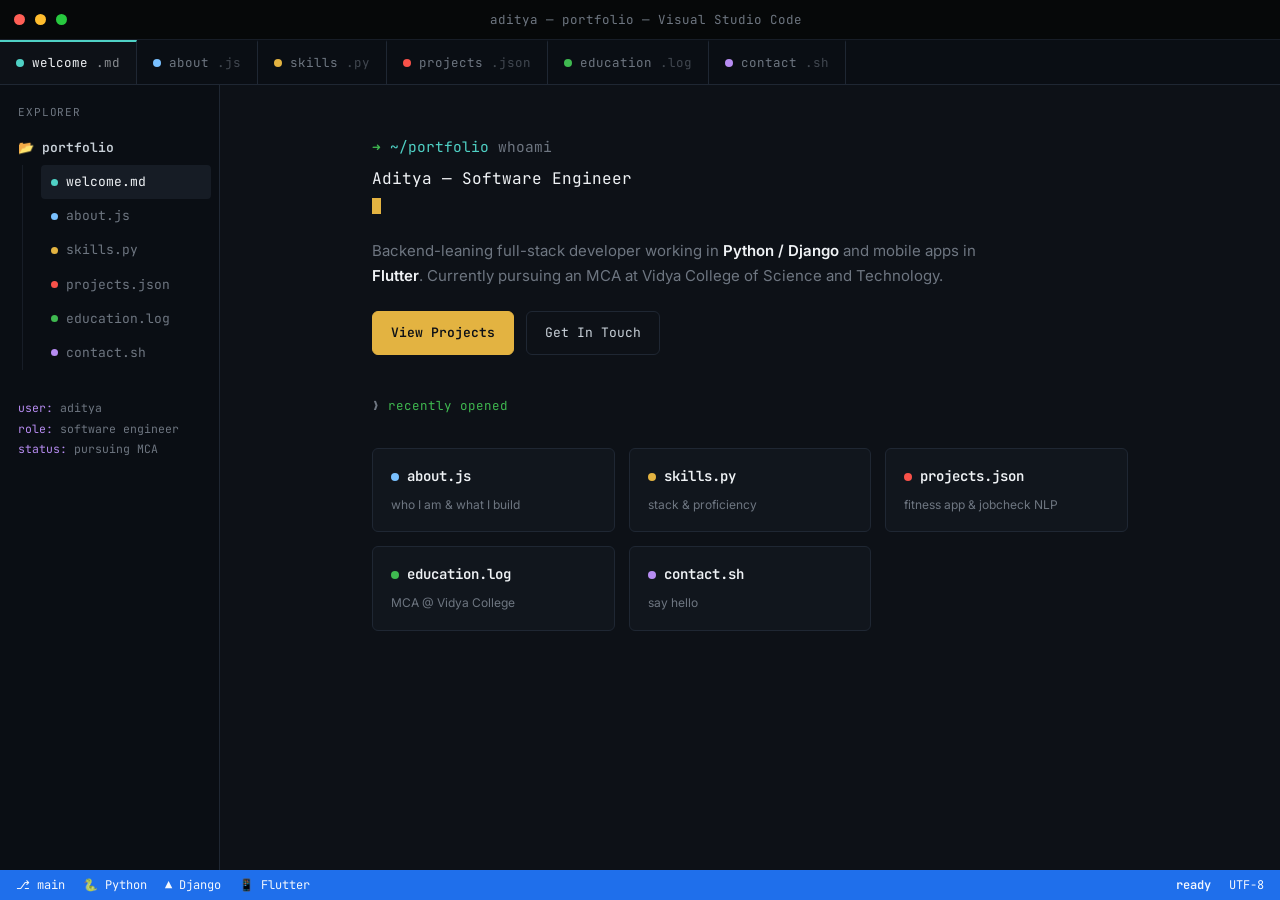
<file: index.html>
<!DOCTYPE html>
<html lang="en">
<head>
<meta charset="UTF-8">
<meta name="viewport" content="width=device-width, initial-scale=1.0">
<title>Aditya — Portfolio</title>
<link rel="stylesheet" href="style.css">
</head>
<body>

<div class="titlebar">
  <button class="sidebar-toggle" id="sidebarToggle">☰ files</button>
  <span class="tb-dot red"></span><span class="tb-dot yellow"></span><span class="tb-dot green"></span>
  <span class="tb-title">aditya — portfolio — Visual Studio Code</span>
  <span class="tb-spacer"></span>
</div>

<div class="tabbar">
  <a class="tab active" href="index.html" data-page="index.html"><span class="dot-icon" style="background:#4FD1C5"></span>welcome<span class="ext">.md</span></a>
  <a class="tab" href="about.html" data-page="about.html"><span class="dot-icon" style="background:#79C0FF"></span>about<span class="ext">.js</span></a>
  <a class="tab" href="skills.html" data-page="skills.html"><span class="dot-icon" style="background:#E3B341"></span>skills<span class="ext">.py</span></a>
  <a class="tab" href="projects.html" data-page="projects.html"><span class="dot-icon" style="background:#F85149"></span>projects<span class="ext">.json</span></a>
  <a class="tab" href="education.html" data-page="education.html"><span class="dot-icon" style="background:#3FB950"></span>education<span class="ext">.log</span></a>
  <a class="tab" href="contact.html" data-page="contact.html"><span class="dot-icon" style="background:#B78CF2"></span>contact<span class="ext">.sh</span></a>
</div>

<div class="body-shell">
  <aside class="sidebar" id="sidebar">
    <div class="sidebar-label">Explorer</div>
    <div class="tree-root">
      <div class="tree-folder">📂 portfolio</div>
      <div class="tree-files">
        <a class="tree-file active" href="index.html" data-page="index.html"><span class="dot-icon" style="background:#4FD1C5"></span>welcome.md</a>
        <a class="tree-file" href="about.html" data-page="about.html"><span class="dot-icon" style="background:#79C0FF"></span>about.js</a>
        <a class="tree-file" href="skills.html" data-page="skills.html"><span class="dot-icon" style="background:#E3B341"></span>skills.py</a>
        <a class="tree-file" href="projects.html" data-page="projects.html"><span class="dot-icon" style="background:#F85149"></span>projects.json</a>
        <a class="tree-file" href="education.html" data-page="education.html"><span class="dot-icon" style="background:#3FB950"></span>education.log</a>
        <a class="tree-file" href="contact.html" data-page="contact.html"><span class="dot-icon" style="background:#B78CF2"></span>contact.sh</a>
      </div>
    </div>
    <div class="sidebar-footer">
      <div><span class="k">user:</span> aditya</div>
      <div><span class="k">role:</span> software engineer</div>
      <div><span class="k">status:</span> pursuing MCA</div>
    </div>
  </aside>

  <main class="editor">
    <div class="editor-inner">

      <section class="hero">
        <div class="term-line"><span class="prompt">➜</span> <span class="path">~/portfolio</span> whoami</div>
        <div id="typed-out" data-text="Aditya — Software Engineer | MCA Student"></div><span class="cursor"></span>

        <p class="prose" style="margin-top:20px; color:var(--text-dim);">
          Backend-leaning full-stack developer working in <strong style="color:var(--text-bright)">Python / Django</strong>
          and mobile apps in <strong style="color:var(--text-bright)">Flutter</strong>. Currently pursuing an MCA at
          Vidya College of Science and Technology.
        </p>

        <div class="hero-sub" style="margin-top:22px; display:flex; gap:12px; flex-wrap:wrap;">
          <a href="projects.html" class="btn btn-primary">View Projects</a>
          <a href="contact.html" class="btn btn-ghost">Get In Touch</a>
        </div>
      </section>

      <div class="eyebrow" style="margin-top:40px;">recently opened</div>
      <div class="quick-links">
        <a class="quick-card" href="about.html">
          <div class="qc-top"><span class="dot-icon" style="background:#79C0FF;width:8px;height:8px;border-radius:50%;display:inline-block;"></span><span class="qc-title">about.js</span></div>
          <div class="qc-desc">who I am &amp; what I build</div>
        </a>
        <a class="quick-card" href="skills.html">
          <div class="qc-top"><span class="dot-icon" style="background:#E3B341;width:8px;height:8px;border-radius:50%;display:inline-block;"></span><span class="qc-title">skills.py</span></div>
          <div class="qc-desc">stack &amp; proficiency</div>
        </a>
        <a class="quick-card" href="projects.html">
          <div class="qc-top"><span class="dot-icon" style="background:#F85149;width:8px;height:8px;border-radius:50%;display:inline-block;"></span><span class="qc-title">projects.json</span></div>
          <div class="qc-desc">fitness app &amp; jobcheck NLP</div>
        </a>
        <a class="quick-card" href="education.html">
          <div class="qc-top"><span class="dot-icon" style="background:#3FB950;width:8px;height:8px;border-radius:50%;display:inline-block;"></span><span class="qc-title">education.log</span></div>
          <div class="qc-desc">MCA @ Vidya College</div>
        </a>
        <a class="quick-card" href="contact.html">
          <div class="qc-top"><span class="dot-icon" style="background:#B78CF2;width:8px;height:8px;border-radius:50%;display:inline-block;"></span><span class="qc-title">contact.sh</span></div>
          <div class="qc-desc">say hello</div>
        </a>
      </div>

    </div>
  </main>
</div>

<div class="statusbar">
  <span class="sb-item">⎇ main</span>
  <span class="sb-item">🐍 Python</span>
  <span class="sb-item">▲ Django</span>
  <span class="sb-item">📱 Flutter</span>
  <span class="sb-item sb-spacer" id="sb-msg">ready</span>
  <span class="sb-item">UTF-8</span>
</div>

<script src="script.js"></script>
</body>
</html>
</file>
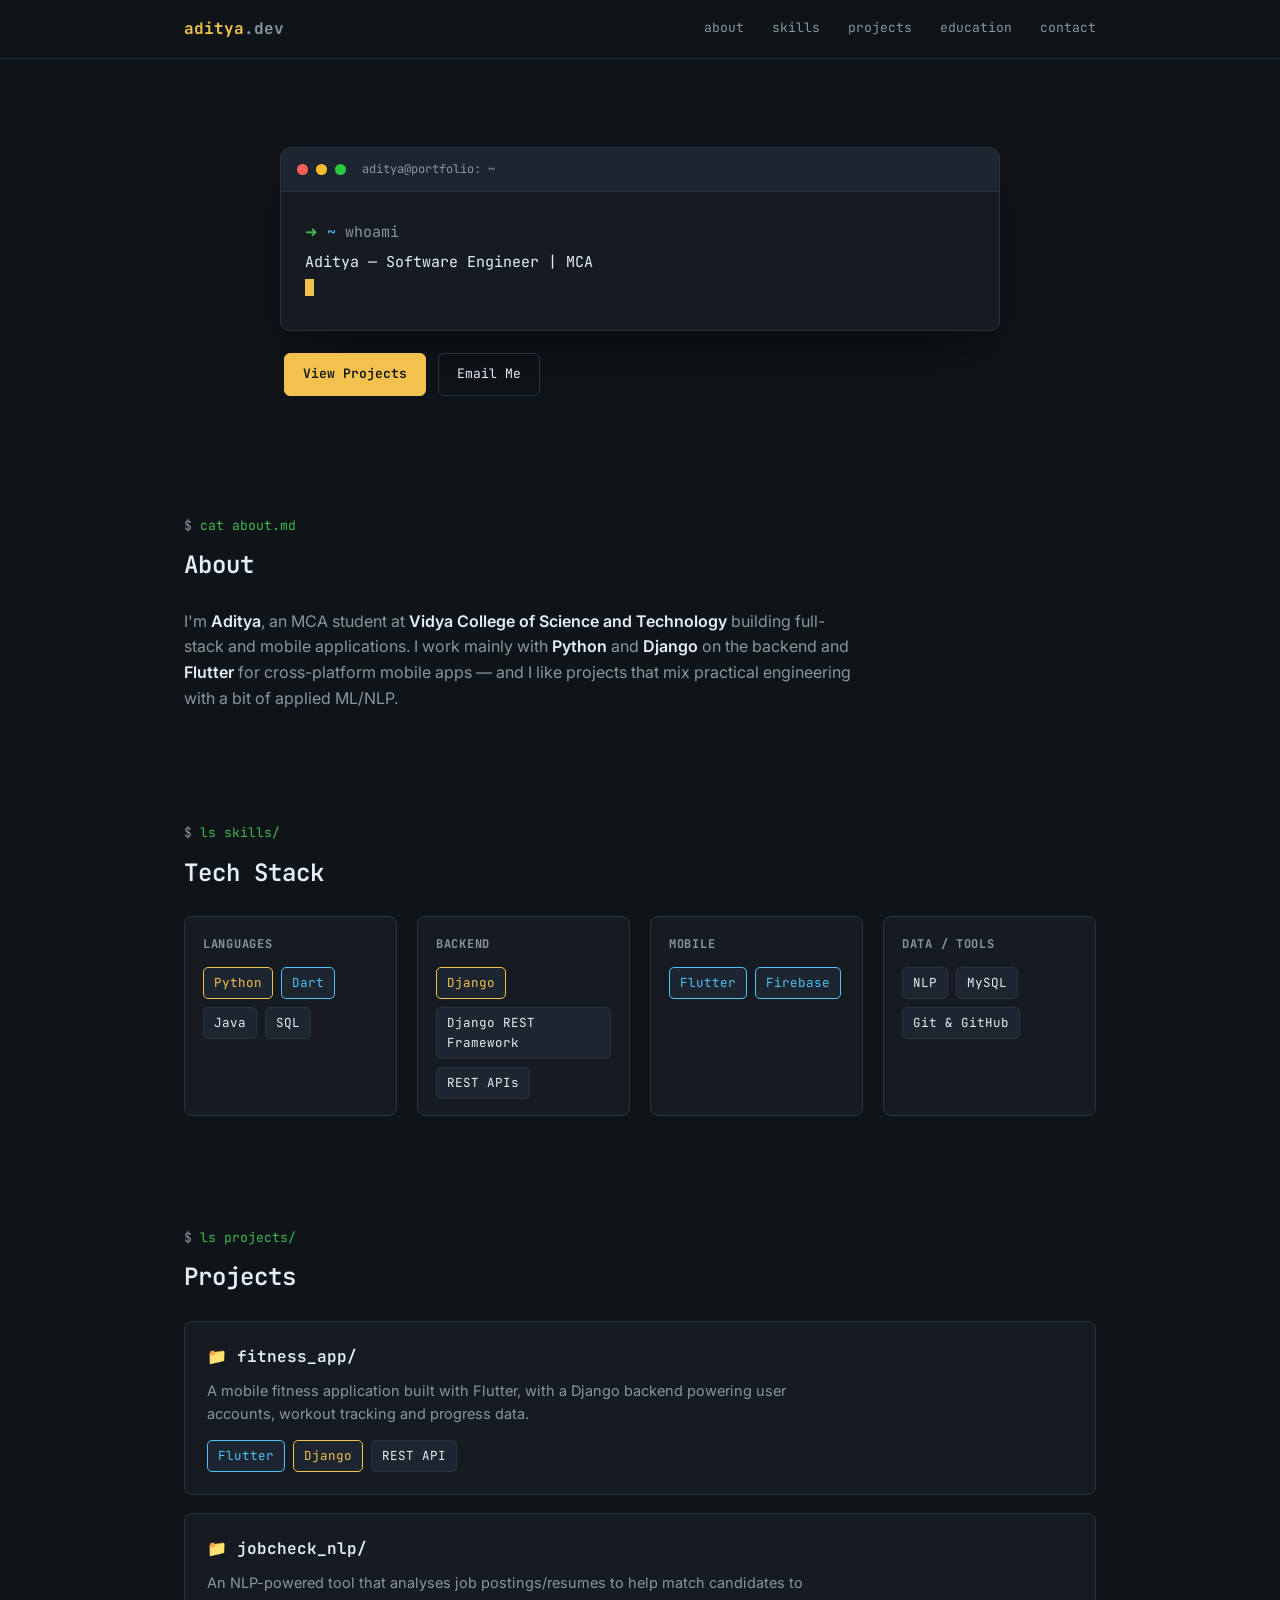
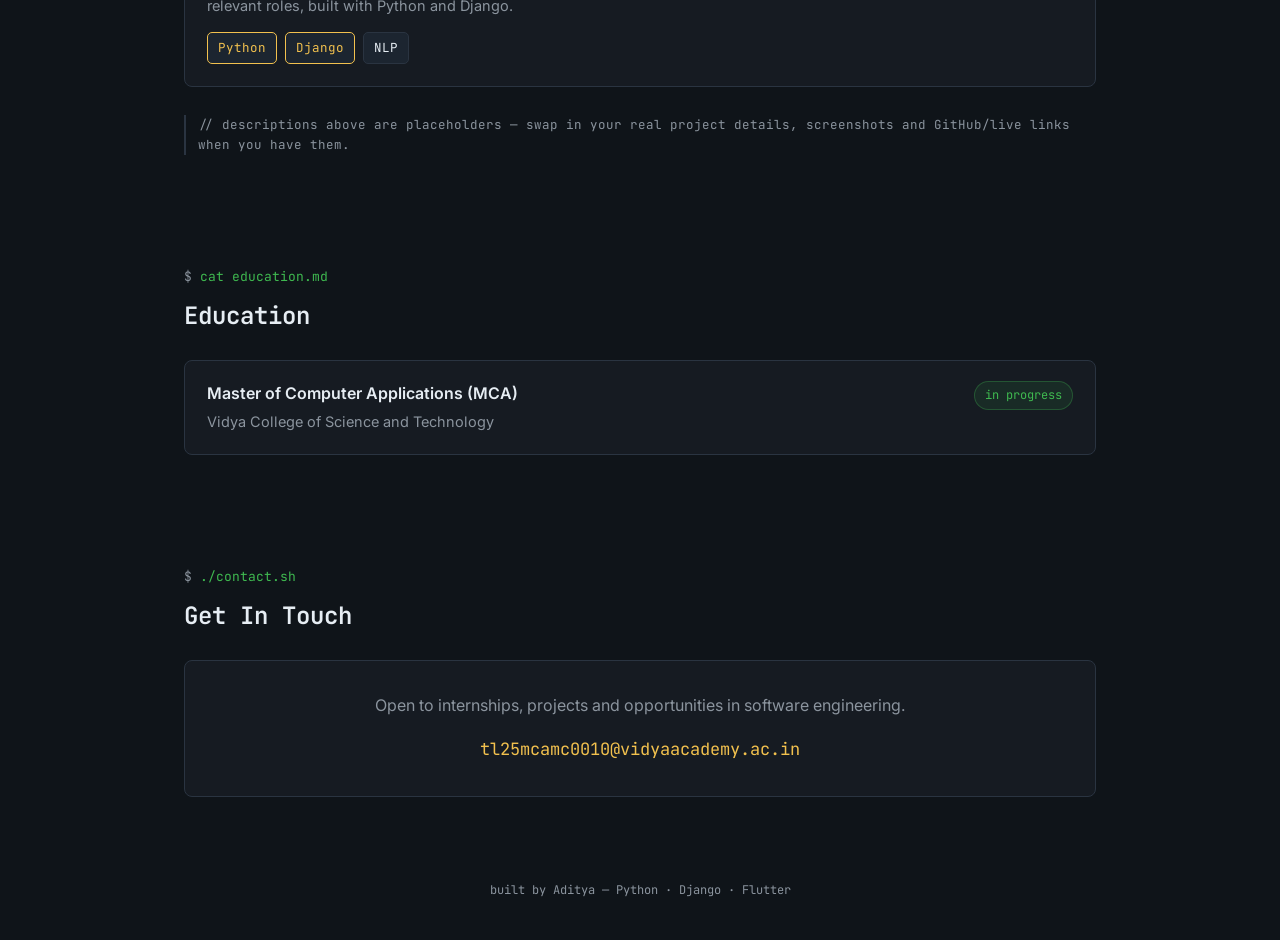
<file: Index.html>
<!DOCTYPE html>
<html lang="en">
<head>
<meta charset="UTF-8">
<meta name="viewport" content="width=device-width, initial-scale=1.0">
<title>Aditya — Software Engineer</title>
<link rel="preconnect" href="https://fonts.googleapis.com">
<link href="https://fonts.googleapis.com/css2?family=JetBrains+Mono:wght@400;500;600;700&family=Inter:wght@400;500;600;700;800&display=swap" rel="stylesheet">
<style>
  :root{
    --bg: #0F1419;
    --surface: #161B22;
    --surface-2: #1C2530;
    --border: #2A3441;
    --text: #E6EDF3;
    --text-muted: #8B949E;
    --amber: #F2C14E;
    --cyan: #4FC3F7;
    --green: #3FB950;
    --mono: 'JetBrains Mono', monospace;
    --sans: 'Inter', sans-serif;
  }

  *{ margin:0; padding:0; box-sizing:border-box; }

  html{ scroll-behavior:smooth; }

  body{
    background:var(--bg);
    color:var(--text);
    font-family:var(--sans);
    line-height:1.6;
    -webkit-font-smoothing:antialiased;
  }

  a{ color:inherit; text-decoration:none; }

  ::selection{ background:var(--amber); color:#0F1419; }

  .wrap{
    max-width:960px;
    margin:0 auto;
    padding:0 24px;
  }

  /* ---------- NAV ---------- */
  header{
    position:sticky;
    top:0;
    z-index:50;
    background:rgba(15,20,25,0.85);
    backdrop-filter:blur(10px);
    border-bottom:1px solid var(--border);
  }
  nav{
    display:flex;
    align-items:center;
    justify-content:space-between;
    padding:16px 24px;
    max-width:960px;
    margin:0 auto;
  }
  .logo{
    font-family:var(--mono);
    font-weight:700;
    font-size:16px;
    color:var(--amber);
  }
  .logo span{ color:var(--text-muted); }
  .nav-links{
    display:flex;
    gap:28px;
    font-family:var(--mono);
    font-size:13px;
    color:var(--text-muted);
  }
  .nav-links a{ transition:color .15s ease; }
  .nav-links a:hover{ color:var(--cyan); }
  .nav-links a:focus-visible{ outline:2px solid var(--cyan); outline-offset:4px; border-radius:2px; }

  @media(max-width:640px){
    .nav-links{ display:none; }
  }

  /* ---------- HERO / TERMINAL ---------- */
  .hero{
    padding:88px 24px 64px;
  }
  .terminal{
    max-width:720px;
    margin:0 auto;
    background:var(--surface);
    border:1px solid var(--border);
    border-radius:10px;
    overflow:hidden;
    box-shadow:0 24px 60px -20px rgba(0,0,0,0.6);
  }
  .term-bar{
    display:flex;
    align-items:center;
    gap:8px;
    padding:12px 16px;
    background:var(--surface-2);
    border-bottom:1px solid var(--border);
  }
  .dot{ width:11px; height:11px; border-radius:50%; }
  .dot.red{ background:#ff5f56; }
  .dot.yellow{ background:#ffbd2e; }
  .dot.green{ background:#27c93f; }
  .term-title{
    margin-left:8px;
    font-family:var(--mono);
    font-size:12px;
    color:var(--text-muted);
  }
  .term-body{
    padding:28px 24px 32px;
    font-family:var(--mono);
    font-size:15px;
  }
  .term-line{ color:var(--text-muted); margin-bottom:6px; }
  .term-line .prompt{ color:var(--green); }
  .term-line .path{ color:var(--cyan); }
  #typed-out{ color:var(--text); white-space:pre-wrap; }
  .cursor{
    display:inline-block;
    width:9px;
    height:1.1em;
    background:var(--amber);
    vertical-align:text-bottom;
    animation:blink 1s step-end infinite;
  }
  @keyframes blink{ 50%{ opacity:0; } }

  .hero-sub{
    max-width:720px;
    margin:22px auto 0;
    padding:0 4px;
    display:flex;
    gap:12px;
    flex-wrap:wrap;
  }
  .btn{
    font-family:var(--mono);
    font-size:13px;
    padding:10px 18px;
    border-radius:6px;
    border:1px solid var(--border);
    transition:all .15s ease;
  }
  .btn-primary{
    background:var(--amber);
    color:#0F1419;
    border-color:var(--amber);
    font-weight:600;
  }
  .btn-primary:hover{ background:#ffd06b; }
  .btn-ghost{ color:var(--text); }
  .btn-ghost:hover{ border-color:var(--cyan); color:var(--cyan); }
  .btn:focus-visible{ outline:2px solid var(--cyan); outline-offset:2px; }

  /* ---------- SECTIONS ---------- */
  section{ padding:56px 24px; }
  .eyebrow{
    font-family:var(--mono);
    font-size:13px;
    color:var(--green);
    margin-bottom:10px;
  }
  .eyebrow::before{ content:"$ "; color:var(--text-muted); }
  h2{
    font-family:var(--mono);
    font-size:24px;
    font-weight:600;
    margin-bottom:24px;
    color:var(--text);
  }

  .about-text{
    max-width:680px;
    color:var(--text-muted);
    font-size:16px;
  }
  .about-text strong{ color:var(--text); font-weight:600; }

  /* ---------- SKILLS ---------- */
  .skill-groups{
    display:grid;
    grid-template-columns:repeat(auto-fit, minmax(200px,1fr));
    gap:20px;
  }
  .skill-group{
    background:var(--surface);
    border:1px solid var(--border);
    border-radius:8px;
    padding:18px 18px 16px;
  }
  .skill-group h3{
    font-family:var(--mono);
    font-size:12px;
    text-transform:uppercase;
    letter-spacing:.06em;
    color:var(--text-muted);
    margin-bottom:12px;
  }
  .pill-row{ display:flex; flex-wrap:wrap; gap:8px; }
  .pill{
    font-family:var(--mono);
    font-size:12.5px;
    padding:5px 10px;
    border-radius:5px;
    background:var(--surface-2);
    border:1px solid var(--border);
    color:var(--text);
  }
  .pill.core{ border-color:var(--amber); color:var(--amber); }
  .pill.mobile{ border-color:var(--cyan); color:var(--cyan); }

  /* ---------- PROJECTS ---------- */
  .projects{ display:flex; flex-direction:column; gap:18px; }
  .project-card{
    background:var(--surface);
    border:1px solid var(--border);
    border-radius:8px;
    padding:22px;
    transition:border-color .15s ease, transform .15s ease;
  }
  .project-card:hover{ border-color:var(--cyan); transform:translateY(-2px); }
  .project-head{
    display:flex;
    align-items:baseline;
    gap:10px;
    margin-bottom:10px;
    font-family:var(--mono);
  }
  .folder-icon{ color:var(--amber); }
  .project-name{ font-size:16px; font-weight:600; color:var(--text); }
  .project-desc{ color:var(--text-muted); font-size:14.5px; margin-bottom:14px; max-width:620px; }
  .tech-row{ display:flex; flex-wrap:wrap; gap:8px; }
  .note{
    margin-top:28px;
    font-family:var(--mono);
    font-size:12.5px;
    color:var(--text-muted);
    border-left:2px solid var(--border);
    padding-left:12px;
  }

  /* ---------- EDUCATION ---------- */
  .edu-card{
    background:var(--surface);
    border:1px solid var(--border);
    border-radius:8px;
    padding:20px 22px;
    display:flex;
    justify-content:space-between;
    align-items:flex-start;
    gap:16px;
    flex-wrap:wrap;
  }
  .edu-degree{ font-weight:600; font-size:16px; }
  .edu-school{ color:var(--text-muted); font-size:14.5px; margin-top:4px; }
  .edu-status{
    font-family:var(--mono);
    font-size:12px;
    color:var(--green);
    background:rgba(63,185,80,0.1);
    border:1px solid rgba(63,185,80,0.3);
    padding:4px 10px;
    border-radius:20px;
    white-space:nowrap;
  }

  /* ---------- CONTACT ---------- */
  .contact-box{
    background:var(--surface);
    border:1px solid var(--border);
    border-radius:8px;
    padding:32px;
    text-align:center;
  }
  .contact-box p{ color:var(--text-muted); margin-bottom:18px; }
  .email-link{
    font-family:var(--mono);
    font-size:17px;
    color:var(--amber);
    border-bottom:1px solid transparent;
  }
  .email-link:hover{ border-color:var(--amber); }

  footer{
    text-align:center;
    padding:28px 24px 40px;
    font-family:var(--mono);
    font-size:12px;
    color:var(--text-muted);
  }

  @media (prefers-reduced-motion: reduce){
    .cursor{ animation:none; }
    html{ scroll-behavior:auto; }
  }
</style>
</head>
<body>

<header>
  <nav>
    <div class="logo">aditya<span>.dev</span></div>
    <div class="nav-links">
      <a href="#about">about</a>
      <a href="#skills">skills</a>
      <a href="#projects">projects</a>
      <a href="#education">education</a>
      <a href="#contact">contact</a>
    </div>
  </nav>
</header>

<section class="hero">
  <div class="terminal">
    <div class="term-bar">
      <span class="dot red"></span><span class="dot yellow"></span><span class="dot green"></span>
      <span class="term-title">aditya@portfolio: ~</span>
    </div>
    <div class="term-body">
      <div class="term-line"><span class="prompt">➜</span> <span class="path">~</span> whoami</div>
      <div id="typed-out"></div><span class="cursor"></span>
    </div>
  </div>
  <div class="hero-sub">
    <a href="#projects" class="btn btn-primary">View Projects</a>
    <a href="mailto:tl25mcamc0010@vidyaacademy.ac.in" class="btn btn-ghost">Email Me</a>
  </div>
</section>

<section id="about">
  <div class="wrap">
    <div class="eyebrow">cat about.md</div>
    <h2>About</h2>
    <p class="about-text">
      I'm <strong>Aditya</strong>, an MCA student at <strong>Vidya College of Science and Technology</strong>
      building full-stack and mobile applications. I work mainly with <strong>Python</strong> and
      <strong>Django</strong> on the backend and <strong>Flutter</strong> for cross-platform mobile apps —
      and I like projects that mix practical engineering with a bit of applied ML/NLP.
    </p>
  </div>
</section>

<section id="skills">
  <div class="wrap">
    <div class="eyebrow">ls skills/</div>
    <h2>Tech Stack</h2>
    <div class="skill-groups">
      <div class="skill-group">
        <h3>Languages</h3>
        <div class="pill-row">
          <span class="pill core">Python</span>
          <span class="pill mobile">Dart</span>
          <span class="pill">Java</span>
          <span class="pill">SQL</span>
        </div>
      </div>
      <div class="skill-group">
        <h3>Backend</h3>
        <div class="pill-row">
          <span class="pill core">Django</span>
          <span class="pill">Django REST Framework</span>
          <span class="pill">REST APIs</span>
        </div>
      </div>
      <div class="skill-group">
        <h3>Mobile</h3>
        <div class="pill-row">
          <span class="pill mobile">Flutter</span>
          <span class="pill mobile">Firebase</span>
        </div>
      </div>
      <div class="skill-group">
        <h3>Data / Tools</h3>
        <div class="pill-row">
          <span class="pill">NLP</span>
          <span class="pill">MySQL</span>
          <span class="pill">Git &amp; GitHub</span>
        </div>
      </div>
    </div>
  </div>
</section>

<section id="projects">
  <div class="wrap">
    <div class="eyebrow">ls projects/</div>
    <h2>Projects</h2>
    <div class="projects">

      <div class="project-card">
        <div class="project-head">
          <span class="folder-icon">📁</span>
          <span class="project-name">fitness_app/</span>
        </div>
        <p class="project-desc">
          A mobile fitness application built with Flutter, with a Django backend powering user
          accounts, workout tracking and progress data.
        </p>
        <div class="tech-row">
          <span class="pill mobile">Flutter</span>
          <span class="pill core">Django</span>
          <span class="pill">REST API</span>
        </div>
      </div>

      <div class="project-card">
        <div class="project-head">
          <span class="folder-icon">📁</span>
          <span class="project-name">jobcheck_nlp/</span>
        </div>
        <p class="project-desc">
          An NLP-powered tool that analyses job postings/resumes to help match candidates to
          relevant roles, built with Python and Django.
        </p>
        <div class="tech-row">
          <span class="pill core">Python</span>
          <span class="pill core">Django</span>
          <span class="pill">NLP</span>
        </div>
      </div>

    </div>
    <p class="note">
      // descriptions above are placeholders — swap in your real project details, screenshots
      and GitHub/live links when you have them.
    </p>
  </div>
</section>

<section id="education">
  <div class="wrap">
    <div class="eyebrow">cat education.md</div>
    <h2>Education</h2>
    <div class="edu-card">
      <div>
        <div class="edu-degree">Master of Computer Applications (MCA)</div>
        <div class="edu-school">Vidya College of Science and Technology</div>
      </div>
      <span class="edu-status">in progress</span>
    </div>
  </div>
</section>

<section id="contact">
  <div class="wrap">
    <div class="eyebrow">./contact.sh</div>
    <h2>Get In Touch</h2>
    <div class="contact-box">
      <p>Open to internships, projects and opportunities in software engineering.</p>
      <a class="email-link" href="mailto:tl25mcamc0010@vidyaacademy.ac.in">tl25mcamc0010@vidyaacademy.ac.in</a>
    </div>
  </div>
</section>

<footer>
  built by Aditya — Python · Django · Flutter
</footer>

<script>
  const text = "Aditya — Software Engineer | MCA Student";
  const el = document.getElementById('typed-out');
  const reduceMotion = window.matchMedia('(prefers-reduced-motion: reduce)').matches;

  if(reduceMotion){
    el.textContent = text;
  } else {
    let i = 0;
    function typeChar(){
      if(i < text.length){
        el.textContent += text.charAt(i);
        i++;
        setTimeout(typeChar, 45);
      }
    }
    typeChar();
  }
</script>

</body>
</html>
</file>
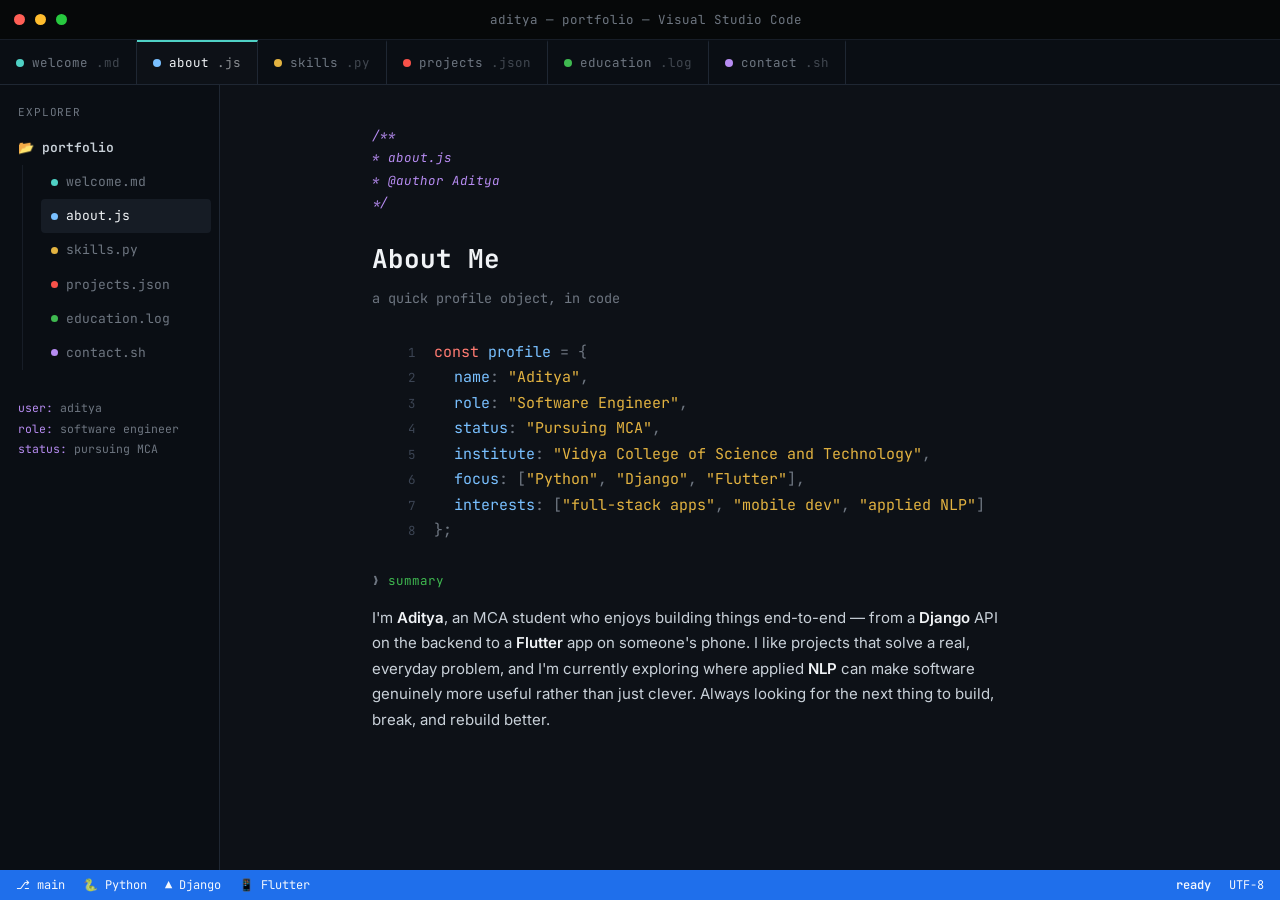
<file: About.html>
<!DOCTYPE html>
<html lang="en">
<head>
<meta charset="UTF-8">
<meta name="viewport" content="width=device-width, initial-scale=1.0">
<title>About — Aditya</title>
<link rel="stylesheet" href="style.css">
</head>
<body>

<div class="titlebar">
  <button class="sidebar-toggle" id="sidebarToggle">☰ files</button>
  <span class="tb-dot red"></span><span class="tb-dot yellow"></span><span class="tb-dot green"></span>
  <span class="tb-title">aditya — portfolio — Visual Studio Code</span>
  <span class="tb-spacer"></span>
</div>

<div class="tabbar">
  <a class="tab" href="index.html" data-page="index.html"><span class="dot-icon" style="background:#4FD1C5"></span>welcome<span class="ext">.md</span></a>
  <a class="tab active" href="about.html" data-page="about.html"><span class="dot-icon" style="background:#79C0FF"></span>about<span class="ext">.js</span></a>
  <a class="tab" href="skills.html" data-page="skills.html"><span class="dot-icon" style="background:#E3B341"></span>skills<span class="ext">.py</span></a>
  <a class="tab" href="projects.html" data-page="projects.html"><span class="dot-icon" style="background:#F85149"></span>projects<span class="ext">.json</span></a>
  <a class="tab" href="education.html" data-page="education.html"><span class="dot-icon" style="background:#3FB950"></span>education<span class="ext">.log</span></a>
  <a class="tab" href="contact.html" data-page="contact.html"><span class="dot-icon" style="background:#B78CF2"></span>contact<span class="ext">.sh</span></a>
</div>

<div class="body-shell">
  <aside class="sidebar" id="sidebar">
    <div class="sidebar-label">Explorer</div>
    <div class="tree-root">
      <div class="tree-folder">📂 portfolio</div>
      <div class="tree-files">
        <a class="tree-file" href="index.html" data-page="index.html"><span class="dot-icon" style="background:#4FD1C5"></span>welcome.md</a>
        <a class="tree-file active" href="about.html" data-page="about.html"><span class="dot-icon" style="background:#79C0FF"></span>about.js</a>
        <a class="tree-file" href="skills.html" data-page="skills.html"><span class="dot-icon" style="background:#E3B341"></span>skills.py</a>
        <a class="tree-file" href="projects.html" data-page="projects.html"><span class="dot-icon" style="background:#F85149"></span>projects.json</a>
        <a class="tree-file" href="education.html" data-page="education.html"><span class="dot-icon" style="background:#3FB950"></span>education.log</a>
        <a class="tree-file" href="contact.html" data-page="contact.html"><span class="dot-icon" style="background:#B78CF2"></span>contact.sh</a>
      </div>
    </div>
    <div class="sidebar-footer">
      <div><span class="k">user:</span> aditya</div>
      <div><span class="k">role:</span> software engineer</div>
      <div><span class="k">status:</span> pursuing MCA</div>
    </div>
  </aside>

  <main class="editor">
    <div class="editor-inner">

      <div class="file-comment">
        <span class="cm">/**</span><br>
        <span class="cm"> * about.js</span><br>
        <span class="cm"> * @author Aditya</span><br>
        <span class="cm"> */</span>
      </div>

      <h1 class="page-title">About Me</h1>
      <p class="page-sub">a quick profile object, in code</p>

      <div class="code-block">
        <div class="line"><div class="code"><span class="kw">const</span> <span class="prop">profile</span> <span class="punct">= {</span></div></div>
        <div class="line"><div class="code" style="padding-left:20px;"><span class="prop">name</span><span class="punct">:</span> <span class="str">"Aditya"</span><span class="punct">,</span></div></div>
        <div class="line"><div class="code" style="padding-left:20px;"><span class="prop">role</span><span class="punct">:</span> <span class="str">"Software Engineer"</span><span class="punct">,</span></div></div>
        <div class="line"><div class="code" style="padding-left:20px;"><span class="prop">status</span><span class="punct">:</span> <span class="str">"Pursuing MCA"</span><span class="punct">,</span></div></div>
        <div class="line"><div class="code" style="padding-left:20px;"><span class="prop">institute</span><span class="punct">:</span> <span class="str">"Vidya College of Science and Technology"</span><span class="punct">,</span></div></div>
        <div class="line"><div class="code" style="padding-left:20px;"><span class="prop">focus</span><span class="punct">:</span> <span class="punct">[</span><span class="str">"Python"</span><span class="punct">,</span> <span class="str">"Django"</span><span class="punct">,</span> <span class="str">"Flutter"</span><span class="punct">]</span><span class="punct">,</span></div></div>
        <div class="line"><div class="code" style="padding-left:20px;"><span class="prop">interests</span><span class="punct">:</span> <span class="punct">[</span><span class="str">"full-stack apps"</span><span class="punct">,</span> <span class="str">"mobile dev"</span><span class="punct">,</span> <span class="str">"applied NLP"</span><span class="punct">]</span></div></div>
        <div class="line"><div class="code"><span class="punct">};</span></div></div>
      </div>

      <div class="eyebrow">summary</div>
      <p class="prose">
        I'm <strong>Aditya</strong>, an MCA student who enjoys building things end-to-end — from a
        <strong>Django</strong> API on the backend to a <strong>Flutter</strong> app on someone's phone.
        I like projects that solve a real, everyday problem, and I'm currently exploring where
        applied <strong>NLP</strong> can make software genuinely more useful rather than just clever.
        Always looking for the next thing to build, break, and rebuild better.
      </p>

    </div>
  </main>
</div>

<div class="statusbar">
  <span class="sb-item">⎇ main</span>
  <span class="sb-item">🐍 Python</span>
  <span class="sb-item">▲ Django</span>
  <span class="sb-item">📱 Flutter</span>
  <span class="sb-item sb-spacer" id="sb-msg">ready</span>
  <span class="sb-item">UTF-8</span>
</div>

<script src="script.js"></script>
</body>
</html>
</file>
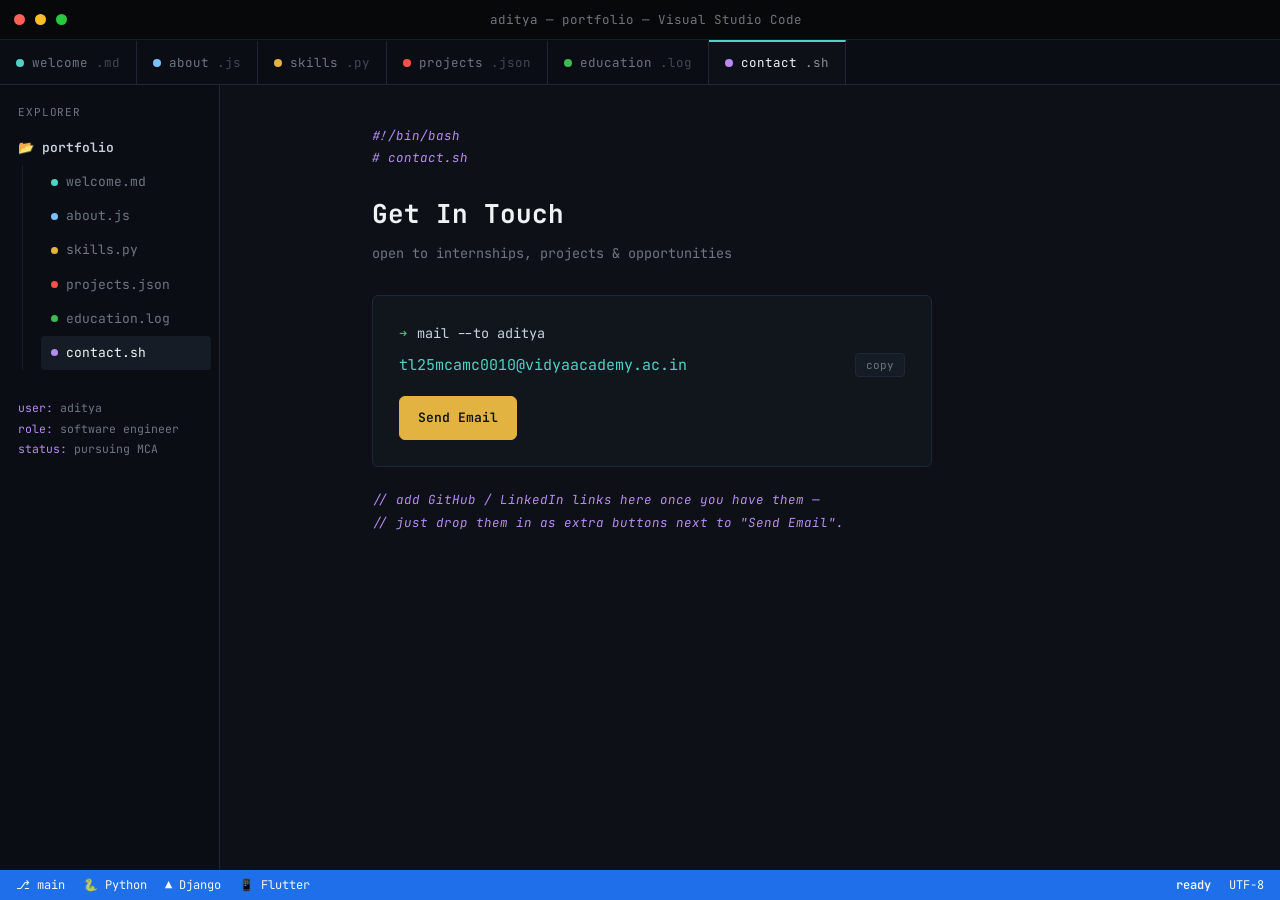
<file: Contact.html>
<!DOCTYPE html>
<html lang="en">
<head>
<meta charset="UTF-8">
<meta name="viewport" content="width=device-width, initial-scale=1.0">
<title>Contact — Aditya</title>
<link rel="stylesheet" href="style.css">
</head>
<body>

<div class="titlebar">
  <button class="sidebar-toggle" id="sidebarToggle">☰ files</button>
  <span class="tb-dot red"></span><span class="tb-dot yellow"></span><span class="tb-dot green"></span>
  <span class="tb-title">aditya — portfolio — Visual Studio Code</span>
  <span class="tb-spacer"></span>
</div>

<div class="tabbar">
  <a class="tab" href="index.html" data-page="index.html"><span class="dot-icon" style="background:#4FD1C5"></span>welcome<span class="ext">.md</span></a>
  <a class="tab" href="about.html" data-page="about.html"><span class="dot-icon" style="background:#79C0FF"></span>about<span class="ext">.js</span></a>
  <a class="tab" href="skills.html" data-page="skills.html"><span class="dot-icon" style="background:#E3B341"></span>skills<span class="ext">.py</span></a>
  <a class="tab" href="projects.html" data-page="projects.html"><span class="dot-icon" style="background:#F85149"></span>projects<span class="ext">.json</span></a>
  <a class="tab" href="education.html" data-page="education.html"><span class="dot-icon" style="background:#3FB950"></span>education<span class="ext">.log</span></a>
  <a class="tab active" href="contact.html" data-page="contact.html"><span class="dot-icon" style="background:#B78CF2"></span>contact<span class="ext">.sh</span></a>
</div>

<div class="body-shell">
  <aside class="sidebar" id="sidebar">
    <div class="sidebar-label">Explorer</div>
    <div class="tree-root">
      <div class="tree-folder">📂 portfolio</div>
      <div class="tree-files">
        <a class="tree-file" href="index.html" data-page="index.html"><span class="dot-icon" style="background:#4FD1C5"></span>welcome.md</a>
        <a class="tree-file" href="about.html" data-page="about.html"><span class="dot-icon" style="background:#79C0FF"></span>about.js</a>
        <a class="tree-file" href="skills.html" data-page="skills.html"><span class="dot-icon" style="background:#E3B341"></span>skills.py</a>
        <a class="tree-file" href="projects.html" data-page="projects.html"><span class="dot-icon" style="background:#F85149"></span>projects.json</a>
        <a class="tree-file" href="education.html" data-page="education.html"><span class="dot-icon" style="background:#3FB950"></span>education.log</a>
        <a class="tree-file active" href="contact.html" data-page="contact.html"><span class="dot-icon" style="background:#B78CF2"></span>contact.sh</a>
      </div>
    </div>
    <div class="sidebar-footer">
      <div><span class="k">user:</span> aditya</div>
      <div><span class="k">role:</span> software engineer</div>
      <div><span class="k">status:</span> pursuing MCA</div>
    </div>
  </aside>

  <main class="editor">
    <div class="editor-inner">

      <div class="file-comment">
        <span class="cm">#!/bin/bash</span><br>
        <span class="cm"># contact.sh</span>
      </div>

      <h1 class="page-title">Get In Touch</h1>
      <p class="page-sub">open to internships, projects &amp; opportunities</p>

      <div class="contact-box">
        <div class="cmd-line">
          <span class="prompt">➜</span> <span>mail --to aditya</span>
        </div>
        <div class="cmd-line" style="margin-bottom:18px;">
          <span class="fn" style="font-size:15px;">tl25mcamc0010@vidyaacademy.ac.in</span>
          <button class="copy-btn" id="copyEmailBtn" data-email="tl25mcamc0010@vidyaacademy.ac.in">copy</button>
        </div>
        <a href="mailto:tl25mcamc0010@vidyaacademy.ac.in" class="btn btn-primary">Send Email</a>
      </div>

      <div class="file-comment" style="margin-top:22px;">
        <span class="cm">// add GitHub / LinkedIn links here once you have them —</span><br>
        <span class="cm">// just drop them in as extra buttons next to "Send Email".</span>
      </div>

    </div>
  </main>
</div>

<div class="statusbar">
  <span class="sb-item">⎇ main</span>
  <span class="sb-item">🐍 Python</span>
  <span class="sb-item">▲ Django</span>
  <span class="sb-item">📱 Flutter</span>
  <span class="sb-item sb-spacer" id="sb-msg">ready</span>
  <span class="sb-item">UTF-8</span>
</div>

<script src="script.js"></script>
</body>
</html>
</file>
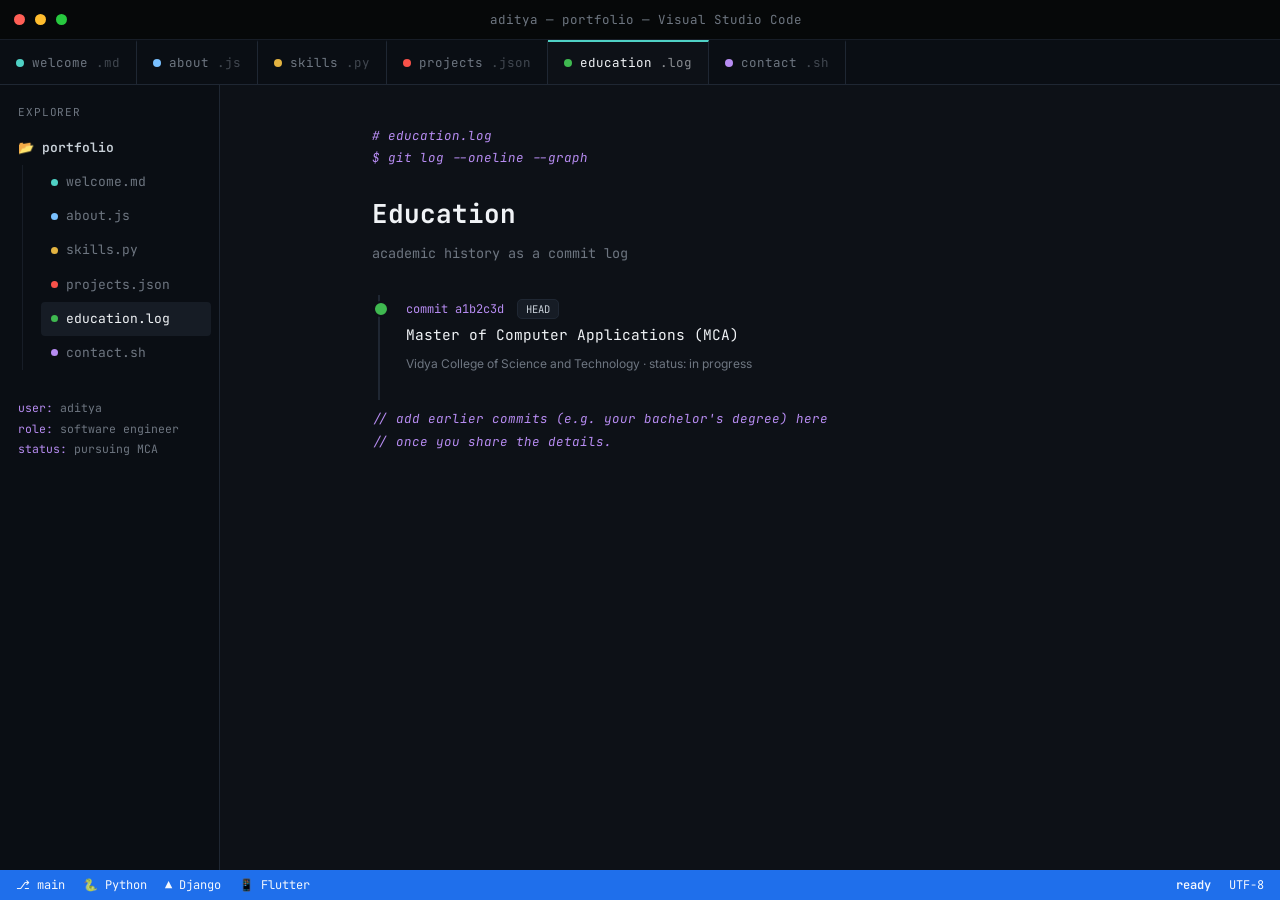
<file: Education.html>
<!DOCTYPE html>
<html lang="en">
<head>
<meta charset="UTF-8">
<meta name="viewport" content="width=device-width, initial-scale=1.0">
<title>Education — Aditya</title>
<link rel="stylesheet" href="style.css">
</head>
<body>

<div class="titlebar">
  <button class="sidebar-toggle" id="sidebarToggle">☰ files</button>
  <span class="tb-dot red"></span><span class="tb-dot yellow"></span><span class="tb-dot green"></span>
  <span class="tb-title">aditya — portfolio — Visual Studio Code</span>
  <span class="tb-spacer"></span>
</div>

<div class="tabbar">
  <a class="tab" href="index.html" data-page="index.html"><span class="dot-icon" style="background:#4FD1C5"></span>welcome<span class="ext">.md</span></a>
  <a class="tab" href="about.html" data-page="about.html"><span class="dot-icon" style="background:#79C0FF"></span>about<span class="ext">.js</span></a>
  <a class="tab" href="skills.html" data-page="skills.html"><span class="dot-icon" style="background:#E3B341"></span>skills<span class="ext">.py</span></a>
  <a class="tab" href="projects.html" data-page="projects.html"><span class="dot-icon" style="background:#F85149"></span>projects<span class="ext">.json</span></a>
  <a class="tab active" href="education.html" data-page="education.html"><span class="dot-icon" style="background:#3FB950"></span>education<span class="ext">.log</span></a>
  <a class="tab" href="contact.html" data-page="contact.html"><span class="dot-icon" style="background:#B78CF2"></span>contact<span class="ext">.sh</span></a>
</div>

<div class="body-shell">
  <aside class="sidebar" id="sidebar">
    <div class="sidebar-label">Explorer</div>
    <div class="tree-root">
      <div class="tree-folder">📂 portfolio</div>
      <div class="tree-files">
        <a class="tree-file" href="index.html" data-page="index.html"><span class="dot-icon" style="background:#4FD1C5"></span>welcome.md</a>
        <a class="tree-file" href="about.html" data-page="about.html"><span class="dot-icon" style="background:#79C0FF"></span>about.js</a>
        <a class="tree-file" href="skills.html" data-page="skills.html"><span class="dot-icon" style="background:#E3B341"></span>skills.py</a>
        <a class="tree-file" href="projects.html" data-page="projects.html"><span class="dot-icon" style="background:#F85149"></span>projects.json</a>
        <a class="tree-file active" href="education.html" data-page="education.html"><span class="dot-icon" style="background:#3FB950"></span>education.log</a>
        <a class="tree-file" href="contact.html" data-page="contact.html"><span class="dot-icon" style="background:#B78CF2"></span>contact.sh</a>
      </div>
    </div>
    <div class="sidebar-footer">
      <div><span class="k">user:</span> aditya</div>
      <div><span class="k">role:</span> software engineer</div>
      <div><span class="k">status:</span> pursuing MCA</div>
    </div>
  </aside>

  <main class="editor">
    <div class="editor-inner">

      <div class="file-comment">
        <span class="cm"># education.log</span><br>
        <span class="cm">$ git log --oneline --graph</span>
      </div>

      <h1 class="page-title">Education</h1>
      <p class="page-sub">academic history as a commit log</p>

      <div class="commit-log">
        <div class="commit">
          <div class="commit-hash">commit a1b2c3d <span class="pill" style="margin-left:6px; padding:2px 8px; font-size:10.5px;">HEAD</span></div>
          <div class="commit-msg">Master of Computer Applications (MCA)</div>
          <div class="commit-meta">Vidya College of Science and Technology · status: in progress</div>
        </div>
      </div>

      <div class="file-comment" style="margin-top:8px;">
        <span class="cm">// add earlier commits (e.g. your bachelor's degree) here</span><br>
        <span class="cm">// once you share the details.</span>
      </div>

    </div>
  </main>
</div>

<div class="statusbar">
  <span class="sb-item">⎇ main</span>
  <span class="sb-item">🐍 Python</span>
  <span class="sb-item">▲ Django</span>
  <span class="sb-item">📱 Flutter</span>
  <span class="sb-item sb-spacer" id="sb-msg">ready</span>
  <span class="sb-item">UTF-8</span>
</div>

<script src="script.js"></script>
</body>
</html>
</file>
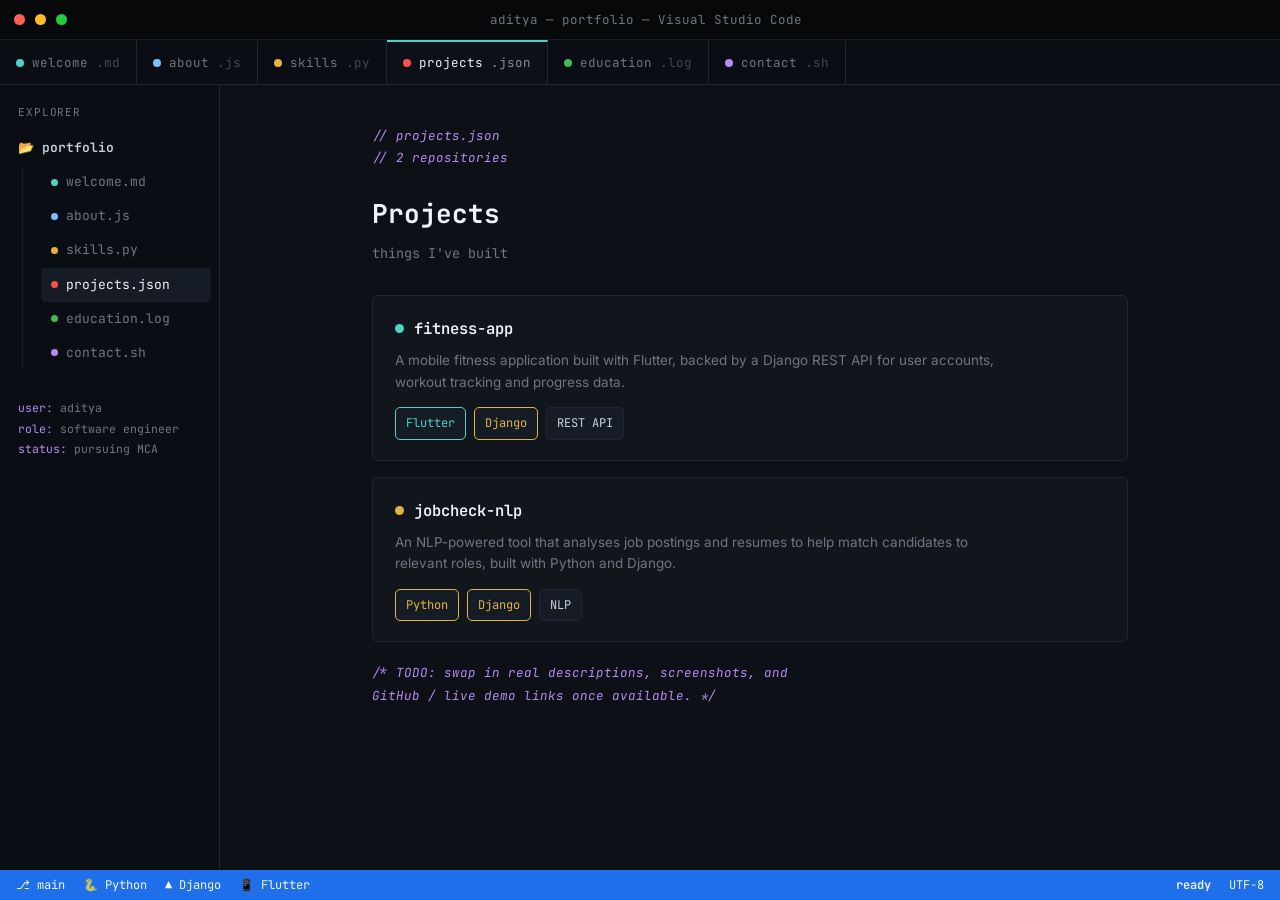
<file: Projects.html>
<!DOCTYPE html>
<html lang="en">
<head>
<meta charset="UTF-8">
<meta name="viewport" content="width=device-width, initial-scale=1.0">
<title>Projects — Aditya</title>
<link rel="stylesheet" href="style.css">
</head>
<body>

<div class="titlebar">
  <button class="sidebar-toggle" id="sidebarToggle">☰ files</button>
  <span class="tb-dot red"></span><span class="tb-dot yellow"></span><span class="tb-dot green"></span>
  <span class="tb-title">aditya — portfolio — Visual Studio Code</span>
  <span class="tb-spacer"></span>
</div>

<div class="tabbar">
  <a class="tab" href="index.html" data-page="index.html"><span class="dot-icon" style="background:#4FD1C5"></span>welcome<span class="ext">.md</span></a>
  <a class="tab" href="about.html" data-page="about.html"><span class="dot-icon" style="background:#79C0FF"></span>about<span class="ext">.js</span></a>
  <a class="tab" href="skills.html" data-page="skills.html"><span class="dot-icon" style="background:#E3B341"></span>skills<span class="ext">.py</span></a>
  <a class="tab active" href="projects.html" data-page="projects.html"><span class="dot-icon" style="background:#F85149"></span>projects<span class="ext">.json</span></a>
  <a class="tab" href="education.html" data-page="education.html"><span class="dot-icon" style="background:#3FB950"></span>education<span class="ext">.log</span></a>
  <a class="tab" href="contact.html" data-page="contact.html"><span class="dot-icon" style="background:#B78CF2"></span>contact<span class="ext">.sh</span></a>
</div>

<div class="body-shell">
  <aside class="sidebar" id="sidebar">
    <div class="sidebar-label">Explorer</div>
    <div class="tree-root">
      <div class="tree-folder">📂 portfolio</div>
      <div class="tree-files">
        <a class="tree-file" href="index.html" data-page="index.html"><span class="dot-icon" style="background:#4FD1C5"></span>welcome.md</a>
        <a class="tree-file" href="about.html" data-page="about.html"><span class="dot-icon" style="background:#79C0FF"></span>about.js</a>
        <a class="tree-file" href="skills.html" data-page="skills.html"><span class="dot-icon" style="background:#E3B341"></span>skills.py</a>
        <a class="tree-file active" href="projects.html" data-page="projects.html"><span class="dot-icon" style="background:#F85149"></span>projects.json</a>
        <a class="tree-file" href="education.html" data-page="education.html"><span class="dot-icon" style="background:#3FB950"></span>education.log</a>
        <a class="tree-file" href="contact.html" data-page="contact.html"><span class="dot-icon" style="background:#B78CF2"></span>contact.sh</a>
      </div>
    </div>
    <div class="sidebar-footer">
      <div><span class="k">user:</span> aditya</div>
      <div><span class="k">role:</span> software engineer</div>
      <div><span class="k">status:</span> pursuing MCA</div>
    </div>
  </aside>

  <main class="editor">
    <div class="editor-inner">

      <div class="file-comment">
        <span class="cm">// projects.json</span><br>
        <span class="cm">// 2 repositories</span>
      </div>

      <h1 class="page-title">Projects</h1>
      <p class="page-sub">things I've built</p>

      <div class="projects">

        <div class="project-card">
          <div class="project-head">
            <span class="lang-dot" style="background:#4FD1C5;"></span>
            <span class="project-name">fitness-app</span>
          </div>
          <p class="project-desc">
            A mobile fitness application built with Flutter, backed by a Django REST API for
            user accounts, workout tracking and progress data.
          </p>
          <div class="pill-row">
            <span class="pill cyan">Flutter</span>
            <span class="pill amber">Django</span>
            <span class="pill">REST API</span>
          </div>
        </div>

        <div class="project-card">
          <div class="project-head">
            <span class="lang-dot" style="background:#E3B341;"></span>
            <span class="project-name">jobcheck-nlp</span>
          </div>
          <p class="project-desc">
            An NLP-powered tool that analyses job postings and resumes to help match candidates
            to relevant roles, built with Python and Django.
          </p>
          <div class="pill-row">
            <span class="pill amber">Python</span>
            <span class="pill amber">Django</span>
            <span class="pill">NLP</span>
          </div>
        </div>

      </div>

      <div class="file-comment" style="margin-top:4px;">
        <span class="cm">/* TODO: swap in real descriptions, screenshots, and</span><br>
        <span class="cm">   GitHub / live demo links once available. */</span>
      </div>

    </div>
  </main>
</div>

<div class="statusbar">
  <span class="sb-item">⎇ main</span>
  <span class="sb-item">🐍 Python</span>
  <span class="sb-item">▲ Django</span>
  <span class="sb-item">📱 Flutter</span>
  <span class="sb-item sb-spacer" id="sb-msg">ready</span>
  <span class="sb-item">UTF-8</span>
</div>

<script src="script.js"></script>
</body>
</html>
</file>
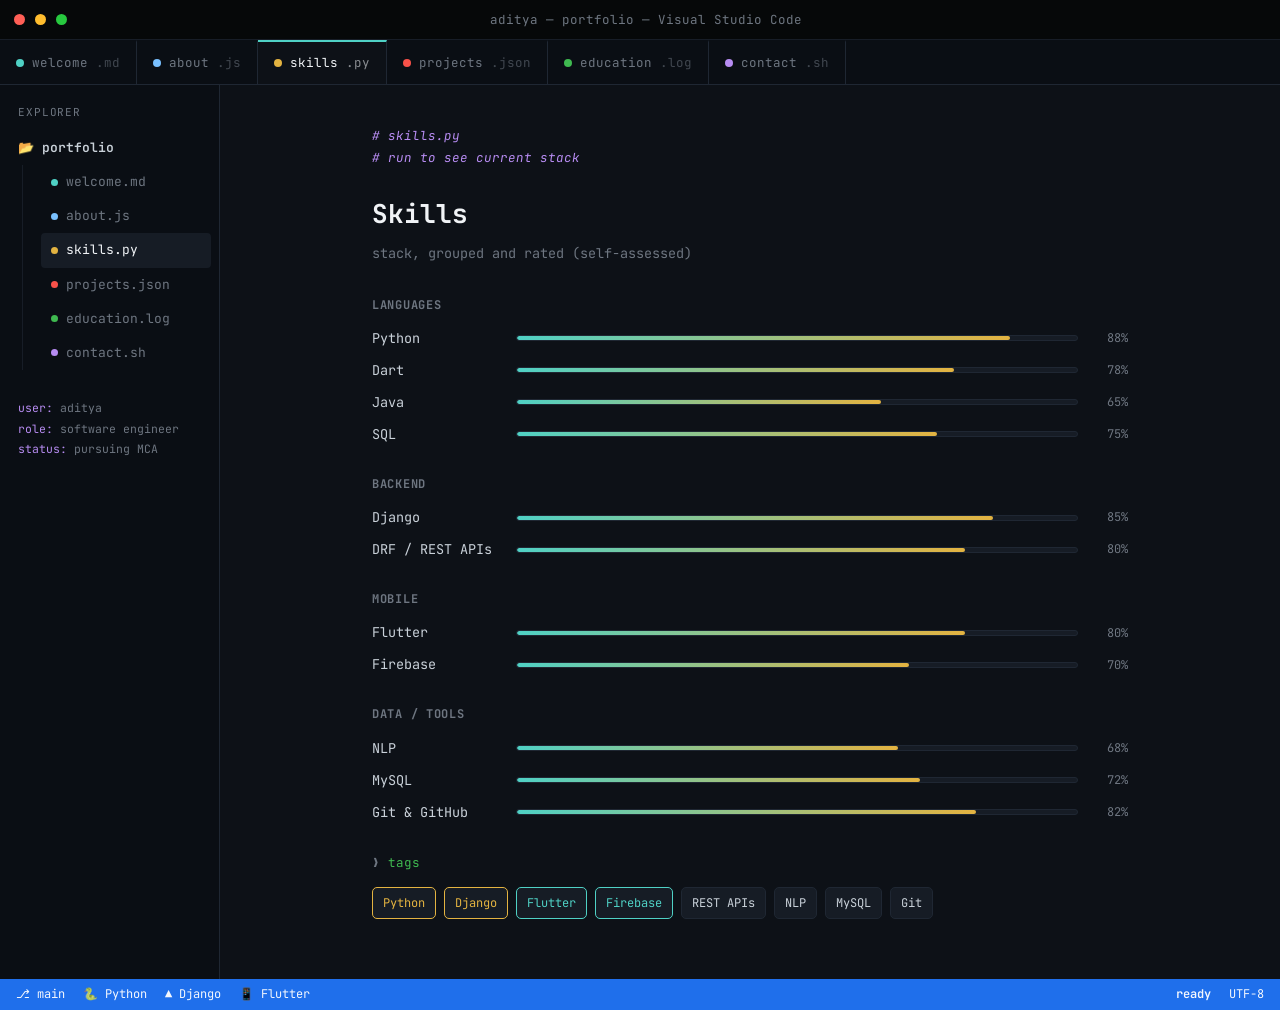
<file: Skills.html>
<!DOCTYPE html>
<html lang="en">
<head>
<meta charset="UTF-8">
<meta name="viewport" content="width=device-width, initial-scale=1.0">
<title>Skills — Aditya</title>
<link rel="stylesheet" href="style.css">
</head>
<body>

<div class="titlebar">
  <button class="sidebar-toggle" id="sidebarToggle">☰ files</button>
  <span class="tb-dot red"></span><span class="tb-dot yellow"></span><span class="tb-dot green"></span>
  <span class="tb-title">aditya — portfolio — Visual Studio Code</span>
  <span class="tb-spacer"></span>
</div>

<div class="tabbar">
  <a class="tab" href="index.html" data-page="index.html"><span class="dot-icon" style="background:#4FD1C5"></span>welcome<span class="ext">.md</span></a>
  <a class="tab" href="about.html" data-page="about.html"><span class="dot-icon" style="background:#79C0FF"></span>about<span class="ext">.js</span></a>
  <a class="tab active" href="skills.html" data-page="skills.html"><span class="dot-icon" style="background:#E3B341"></span>skills<span class="ext">.py</span></a>
  <a class="tab" href="projects.html" data-page="projects.html"><span class="dot-icon" style="background:#F85149"></span>projects<span class="ext">.json</span></a>
  <a class="tab" href="education.html" data-page="education.html"><span class="dot-icon" style="background:#3FB950"></span>education<span class="ext">.log</span></a>
  <a class="tab" href="contact.html" data-page="contact.html"><span class="dot-icon" style="background:#B78CF2"></span>contact<span class="ext">.sh</span></a>
</div>

<div class="body-shell">
  <aside class="sidebar" id="sidebar">
    <div class="sidebar-label">Explorer</div>
    <div class="tree-root">
      <div class="tree-folder">📂 portfolio</div>
      <div class="tree-files">
        <a class="tree-file" href="index.html" data-page="index.html"><span class="dot-icon" style="background:#4FD1C5"></span>welcome.md</a>
        <a class="tree-file" href="about.html" data-page="about.html"><span class="dot-icon" style="background:#79C0FF"></span>about.js</a>
        <a class="tree-file active" href="skills.html" data-page="skills.html"><span class="dot-icon" style="background:#E3B341"></span>skills.py</a>
        <a class="tree-file" href="projects.html" data-page="projects.html"><span class="dot-icon" style="background:#F85149"></span>projects.json</a>
        <a class="tree-file" href="education.html" data-page="education.html"><span class="dot-icon" style="background:#3FB950"></span>education.log</a>
        <a class="tree-file" href="contact.html" data-page="contact.html"><span class="dot-icon" style="background:#B78CF2"></span>contact.sh</a>
      </div>
    </div>
    <div class="sidebar-footer">
      <div><span class="k">user:</span> aditya</div>
      <div><span class="k">role:</span> software engineer</div>
      <div><span class="k">status:</span> pursuing MCA</div>
    </div>
  </aside>

  <main class="editor">
    <div class="editor-inner">

      <div class="file-comment">
        <span class="cm"># skills.py</span><br>
        <span class="cm"># run to see current stack</span>
      </div>

      <h1 class="page-title">Skills</h1>
      <p class="page-sub">stack, grouped and rated (self-assessed)</p>

      <div class="skill-group">
        <h3>Languages</h3>
        <div class="skill-row"><span class="skill-name">Python</span><div class="bar-track"><div class="bar-fill" style="width:88%"></div></div><span class="skill-pct">88%</span></div>
        <div class="skill-row"><span class="skill-name">Dart</span><div class="bar-track"><div class="bar-fill" style="width:78%"></div></div><span class="skill-pct">78%</span></div>
        <div class="skill-row"><span class="skill-name">Java</span><div class="bar-track"><div class="bar-fill" style="width:65%"></div></div><span class="skill-pct">65%</span></div>
        <div class="skill-row"><span class="skill-name">SQL</span><div class="bar-track"><div class="bar-fill" style="width:75%"></div></div><span class="skill-pct">75%</span></div>
      </div>

      <div class="skill-group">
        <h3>Backend</h3>
        <div class="skill-row"><span class="skill-name">Django</span><div class="bar-track"><div class="bar-fill" style="width:85%"></div></div><span class="skill-pct">85%</span></div>
        <div class="skill-row"><span class="skill-name">DRF / REST APIs</span><div class="bar-track"><div class="bar-fill" style="width:80%"></div></div><span class="skill-pct">80%</span></div>
      </div>

      <div class="skill-group">
        <h3>Mobile</h3>
        <div class="skill-row"><span class="skill-name">Flutter</span><div class="bar-track"><div class="bar-fill" style="width:80%"></div></div><span class="skill-pct">80%</span></div>
        <div class="skill-row"><span class="skill-name">Firebase</span><div class="bar-track"><div class="bar-fill" style="width:70%"></div></div><span class="skill-pct">70%</span></div>
      </div>

      <div class="skill-group">
        <h3>Data / Tools</h3>
        <div class="skill-row"><span class="skill-name">NLP</span><div class="bar-track"><div class="bar-fill" style="width:68%"></div></div><span class="skill-pct">68%</span></div>
        <div class="skill-row"><span class="skill-name">MySQL</span><div class="bar-track"><div class="bar-fill" style="width:72%"></div></div><span class="skill-pct">72%</span></div>
        <div class="skill-row"><span class="skill-name">Git &amp; GitHub</span><div class="bar-track"><div class="bar-fill" style="width:82%"></div></div><span class="skill-pct">82%</span></div>
      </div>

      <div class="eyebrow" style="margin-top:26px;">tags</div>
      <div class="pill-row">
        <span class="pill amber">Python</span>
        <span class="pill amber">Django</span>
        <span class="pill cyan">Flutter</span>
        <span class="pill cyan">Firebase</span>
        <span class="pill">REST APIs</span>
        <span class="pill">NLP</span>
        <span class="pill">MySQL</span>
        <span class="pill">Git</span>
      </div>

    </div>
  </main>
</div>

<div class="statusbar">
  <span class="sb-item">⎇ main</span>
  <span class="sb-item">🐍 Python</span>
  <span class="sb-item">▲ Django</span>
  <span class="sb-item">📱 Flutter</span>
  <span class="sb-item sb-spacer" id="sb-msg">ready</span>
  <span class="sb-item">UTF-8</span>
</div>

<script src="script.js"></script>
</body>
</html>
</file>
<file: style.css>
/* ===================================================================
   Aditya — Portfolio
   Design direction: the whole site is staged as an open code editor.
   Titlebar > Tab bar > (Explorer sidebar + editor pane) > Status bar.
   =================================================================== */

@import url('https://fonts.googleapis.com/css2?family=JetBrains+Mono:wght@400;500;600;700;800&family=Inter:wght@400;500;600&display=swap');

:root{
  --bg:            #0D1117;
  --sidebar-bg:    #0A0E14;
  --titlebar-bg:   #060809;
  --statusbar-bg:  #1F6FEB0d;
  --surface:       #11161D;
  --surface-2:     #161C25;
  --border:        #1F2733;
  --border-soft:   #171D27;
  --text:          #C9D1D9;
  --text-dim:      #6E7681;
  --text-bright:   #F0F3F6;

  --amber:         #E3B341;   /* strings / keywords */
  --cyan:          #4FD1C5;   /* functions / types   */
  --violet:        #B78CF2;   /* comments / meta      */
  --green:         #3FB950;   /* success / prompt     */
  --red:           #F85149;   /* close / warn         */

  --mono: 'JetBrains Mono', monospace;
  --sans: 'Inter', sans-serif;

  --radius: 6px;
  --gutter-w: 44px;
}

*{ margin:0; padding:0; box-sizing:border-box; }
html{ scroll-behavior:smooth; }
body{
  background:var(--bg);
  color:var(--text);
  font-family:var(--mono);
  font-size:15px;
  line-height:1.7;
  -webkit-font-smoothing:antialiased;
  min-height:100vh;
  display:flex;
  flex-direction:column;
}
a{ color:inherit; text-decoration:none; }
::selection{ background:var(--amber); color:#0D1117; }
button{ font-family:inherit; cursor:pointer; }

/* ---------------- Titlebar ---------------- */
.titlebar{
  background:var(--titlebar-bg);
  border-bottom:1px solid var(--border-soft);
  display:flex;
  align-items:center;
  gap:10px;
  padding:9px 14px;
  font-size:12.5px;
  color:var(--text-dim);
  flex-shrink:0;
}
.tb-dot{ width:11px; height:11px; border-radius:50%; }
.tb-dot.red{ background:#ff5f56; }
.tb-dot.yellow{ background:#ffbd2e; }
.tb-dot.green{ background:#27c93f; }
.tb-title{ margin:0 auto; }
.tb-spacer{ width:41px; }

/* ---------------- Tab bar ---------------- */
.tabbar{
  display:flex;
  background:var(--sidebar-bg);
  border-bottom:1px solid var(--border);
  overflow-x:auto;
  flex-shrink:0;
}
.tabbar::-webkit-scrollbar{ height:0; }
.tab{
  display:flex;
  align-items:center;
  gap:8px;
  padding:10px 16px;
  font-size:12.5px;
  color:var(--text-dim);
  border-right:1px solid var(--border);
  white-space:nowrap;
  background:var(--sidebar-bg);
  border-top:2px solid transparent;
  transition:color .15s ease, background .15s ease;
}
.tab:hover{ color:var(--text); background:var(--surface); }
.tab.active{
  color:var(--text-bright);
  background:var(--bg);
  border-top:2px solid var(--cyan);
}
.tab .ext{ opacity:.55; }
.tab .dot-icon{ width:8px; height:8px; border-radius:50%; flex-shrink:0; }
.tab .close{ opacity:0; margin-left:2px; font-size:14px; }
.tab:hover .close{ opacity:.6; }
.tab .close:hover{ opacity:1; color:var(--red); }

/* ---------------- Body layout ---------------- */
.body-shell{
  flex:1;
  display:flex;
  min-height:0;
}

/* ---------------- Sidebar / Explorer ---------------- */
.sidebar{
  width:220px;
  flex-shrink:0;
  background:var(--sidebar-bg);
  border-right:1px solid var(--border);
  padding:18px 0;
  font-size:13px;
}
.sidebar-label{
  color:var(--text-dim);
  font-size:11px;
  letter-spacing:.08em;
  padding:0 18px 10px;
  text-transform:uppercase;
}
.tree-root{ padding:0 8px; }
.tree-folder{
  display:flex;
  align-items:center;
  gap:6px;
  padding:6px 10px;
  color:var(--text);
  font-weight:600;
}
.tree-files{ padding-left:18px; border-left:1px solid var(--border-soft); margin-left:14px; }
.tree-file{
  display:flex;
  align-items:center;
  gap:8px;
  padding:6px 10px;
  border-radius:4px;
  color:var(--text-dim);
  transition:background .15s ease, color .15s ease;
}
.tree-file:hover{ background:var(--surface); color:var(--text); }
.tree-file.active{ background:var(--surface-2); color:var(--text-bright); }
.tree-file .dot-icon{ width:7px; height:7px; border-radius:50%; flex-shrink:0; }

.sidebar-footer{
  margin-top:28px;
  padding:0 18px;
  color:var(--text-dim);
  font-size:11.5px;
  line-height:1.8;
}
.sidebar-footer .k{ color:var(--violet); }

.sidebar-toggle{
  display:none;
  background:var(--surface);
  border:1px solid var(--border);
  color:var(--text-dim);
  border-radius:4px;
  padding:4px 10px;
  font-size:12px;
}

@media (max-width: 860px){
  .sidebar{
    position:fixed;
    top:0; left:0; bottom:0;
    z-index:60;
    transform:translateX(-100%);
    transition:transform .2s ease;
    box-shadow:20px 0 40px rgba(0,0,0,.4);
  }
  .sidebar.open{ transform:translateX(0); }
  .sidebar-toggle{ display:inline-block; }
}

/* ---------------- Editor / main pane ---------------- */
.editor{
  flex:1;
  min-width:0;
  overflow-y:auto;
  padding:0 0 60px;
}
.editor-inner{
  max-width:820px;
  margin:0 auto;
  padding:40px 32px 0;
}

.file-comment{
  color:var(--text-dim);
  font-size:12.5px;
  line-height:1.8;
  margin-bottom:22px;
}
.file-comment .cm{ color:var(--violet); }

.code-block{ counter-reset: line; margin-bottom:26px; }
.line{
  display:flex;
  gap:18px;
}
.line::before{
  counter-increment: line;
  content: counter(line);
  width:var(--gutter-w);
  flex-shrink:0;
  text-align:right;
  color:#3B4453;
  font-size:12.5px;
  user-select:none;
  padding-top:2px;
}
.line .code{ flex:1; min-width:0; }

.kw{ color:#FF7B72; }          /* keyword */
.str{ color:var(--amber); }    /* string */
.fn{ color:var(--cyan); }      /* function/type */
.cm{ color:var(--text-dim); font-style:italic; }
.punct{ color:var(--text-dim); }
.prop{ color:#79C0FF; }

h1.page-title{
  font-family:var(--mono);
  font-size:26px;
  font-weight:700;
  color:var(--text-bright);
  margin-bottom:6px;
}
.page-sub{
  color:var(--text-dim);
  font-size:13.5px;
  margin-bottom:30px;
}

.prose{
  font-family:var(--sans);
  color:var(--text);
  font-size:15px;
  max-width:640px;
}
.prose strong{ color:var(--text-bright); font-weight:600; }

/* ---------------- Section eyebrow ---------------- */
.eyebrow{
  font-size:12.5px;
  color:var(--green);
  margin-bottom:14px;
}
.eyebrow::before{ content:"❯ "; color:var(--text-dim); }

/* ---------------- Pills / badges ---------------- */
.pill-row{ display:flex; flex-wrap:wrap; gap:8px; }
.pill{
  font-size:12px;
  padding:5px 10px;
  border-radius:5px;
  background:var(--surface-2);
  border:1px solid var(--border);
  color:var(--text);
}
.pill.amber{ border-color:var(--amber); color:var(--amber); }
.pill.cyan{ border-color:var(--cyan); color:var(--cyan); }

/* ---------------- Skills bars ---------------- */
.skill-group{ margin-bottom:28px; }
.skill-group h3{
  font-size:12px;
  text-transform:uppercase;
  letter-spacing:.06em;
  color:var(--text-dim);
  margin-bottom:12px;
}
.skill-row{
  display:flex;
  align-items:center;
  gap:14px;
  margin-bottom:9px;
  font-size:13.5px;
}
.skill-name{ width:130px; flex-shrink:0; color:var(--text); }
.bar-track{
  flex:1;
  height:6px;
  background:var(--surface-2);
  border:1px solid var(--border);
  border-radius:3px;
  overflow:hidden;
}
.bar-fill{
  height:100%;
  border-radius:3px;
  background:linear-gradient(90deg, var(--cyan), var(--amber));
}
.skill-pct{ width:36px; text-align:right; color:var(--text-dim); font-size:12px; }

/* ---------------- Project cards ---------------- */
.projects{ display:flex; flex-direction:column; gap:16px; margin-bottom:20px; }
.project-card{
  background:var(--surface);
  border:1px solid var(--border);
  border-radius:var(--radius);
  padding:20px 22px;
  transition:border-color .15s ease, transform .15s ease;
}
.project-card:hover{ border-color:var(--cyan); transform:translateY(-2px); }
.project-head{
  display:flex;
  align-items:center;
  gap:10px;
  margin-bottom:8px;
}
.lang-dot{ width:9px; height:9px; border-radius:50%; }
.project-name{ font-size:15.5px; font-weight:600; color:var(--text-bright); }
.project-desc{
  color:var(--text-dim);
  font-size:13.5px;
  margin:8px 0 14px;
  font-family:var(--sans);
  max-width:600px;
  line-height:1.6;
}

/* ---------------- Git log / education ---------------- */
.commit-log{ border-left:2px solid var(--border); margin-left:6px; }
.commit{
  position:relative;
  padding:4px 0 26px 26px;
}
.commit::before{
  content:"";
  position:absolute;
  left:-7px; top:6px;
  width:12px; height:12px;
  border-radius:50%;
  background:var(--green);
  border:2px solid var(--bg);
}
.commit-hash{ color:var(--violet); font-size:12px; }
.commit-msg{ color:var(--text-bright); font-size:14.5px; margin:4px 0 6px; }
.commit-meta{ color:var(--text-dim); font-size:12px; font-family:var(--sans); }

/* ---------------- Contact ---------------- */
.contact-box{
  background:var(--surface);
  border:1px solid var(--border);
  border-radius:var(--radius);
  padding:26px;
  max-width:560px;
}
.cmd-line{
  display:flex;
  gap:10px;
  align-items:center;
  font-size:13.5px;
  margin-bottom:8px;
}
.cmd-line .prompt{ color:var(--green); }
.copy-btn{
  background:var(--surface-2);
  border:1px solid var(--border);
  color:var(--text-dim);
  padding:4px 10px;
  border-radius:4px;
  font-size:11px;
  margin-left:auto;
}
.copy-btn:hover{ color:var(--cyan); border-color:var(--cyan); }

.btn{
  display:inline-block;
  font-size:13px;
  padding:10px 18px;
  border-radius:6px;
  border:1px solid var(--border);
  transition:all .15s ease;
}
.btn-primary{ background:var(--amber); color:#0D1117; border-color:var(--amber); font-weight:600; }
.btn-primary:hover{ background:#f0c665; }
.btn-ghost{ color:var(--text); }
.btn-ghost:hover{ border-color:var(--cyan); color:var(--cyan); }
.btn:focus-visible, a:focus-visible, .tree-file:focus-visible, button:focus-visible{
  outline:2px solid var(--cyan); outline-offset:2px;
}

/* ---------------- Home hero ---------------- */
.hero{ padding-top:10px; }
.hero .term-line{ color:var(--text-dim); margin-bottom:6px; font-size:14.5px; }
.hero .term-line .prompt{ color:var(--green); }
.hero .term-line .path{ color:var(--cyan); }
#typed-out{ color:var(--text-bright); font-size:16px; }
.cursor{
  display:inline-block;
  width:9px; height:1.1em;
  background:var(--amber);
  vertical-align:text-bottom;
  animation:blink 1s step-end infinite;
}
@keyframes blink{ 50%{ opacity:0; } }

.quick-links{
  display:grid;
  grid-template-columns:repeat(auto-fit, minmax(180px,1fr));
  gap:14px;
  margin-top:32px;
}
.quick-card{
  background:var(--surface);
  border:1px solid var(--border);
  border-radius:var(--radius);
  padding:16px 18px;
  transition:border-color .15s ease, transform .15s ease;
}
.quick-card:hover{ border-color:var(--amber); transform:translateY(-2px); }
.quick-card .qc-top{ display:flex; align-items:center; gap:8px; margin-bottom:6px; }
.quick-card .qc-title{ color:var(--text-bright); font-weight:600; font-size:14px; }
.quick-card .qc-desc{ color:var(--text-dim); font-size:12px; font-family:var(--sans); }

/* ---------------- Status bar ---------------- */
.statusbar{
  background:#1F6FEB;
  color:#fff;
  font-size:12px;
  display:flex;
  align-items:center;
  gap:18px;
  padding:5px 16px;
  flex-shrink:0;
}
.statusbar .sb-item{ display:flex; align-items:center; gap:5px; opacity:.95; }
.statusbar .sb-spacer{ margin-left:auto; }
#sb-msg{ font-weight:600; }

@media (prefers-reduced-motion: reduce){
  .cursor{ animation:none; }
  html{ scroll-behavior:auto; }
}

@media (max-width:640px){
  .editor-inner{ padding:28px 18px 0; }
  .tb-title{ display:none; }
  :root{ --gutter-w: 28px; }
}
</file>
